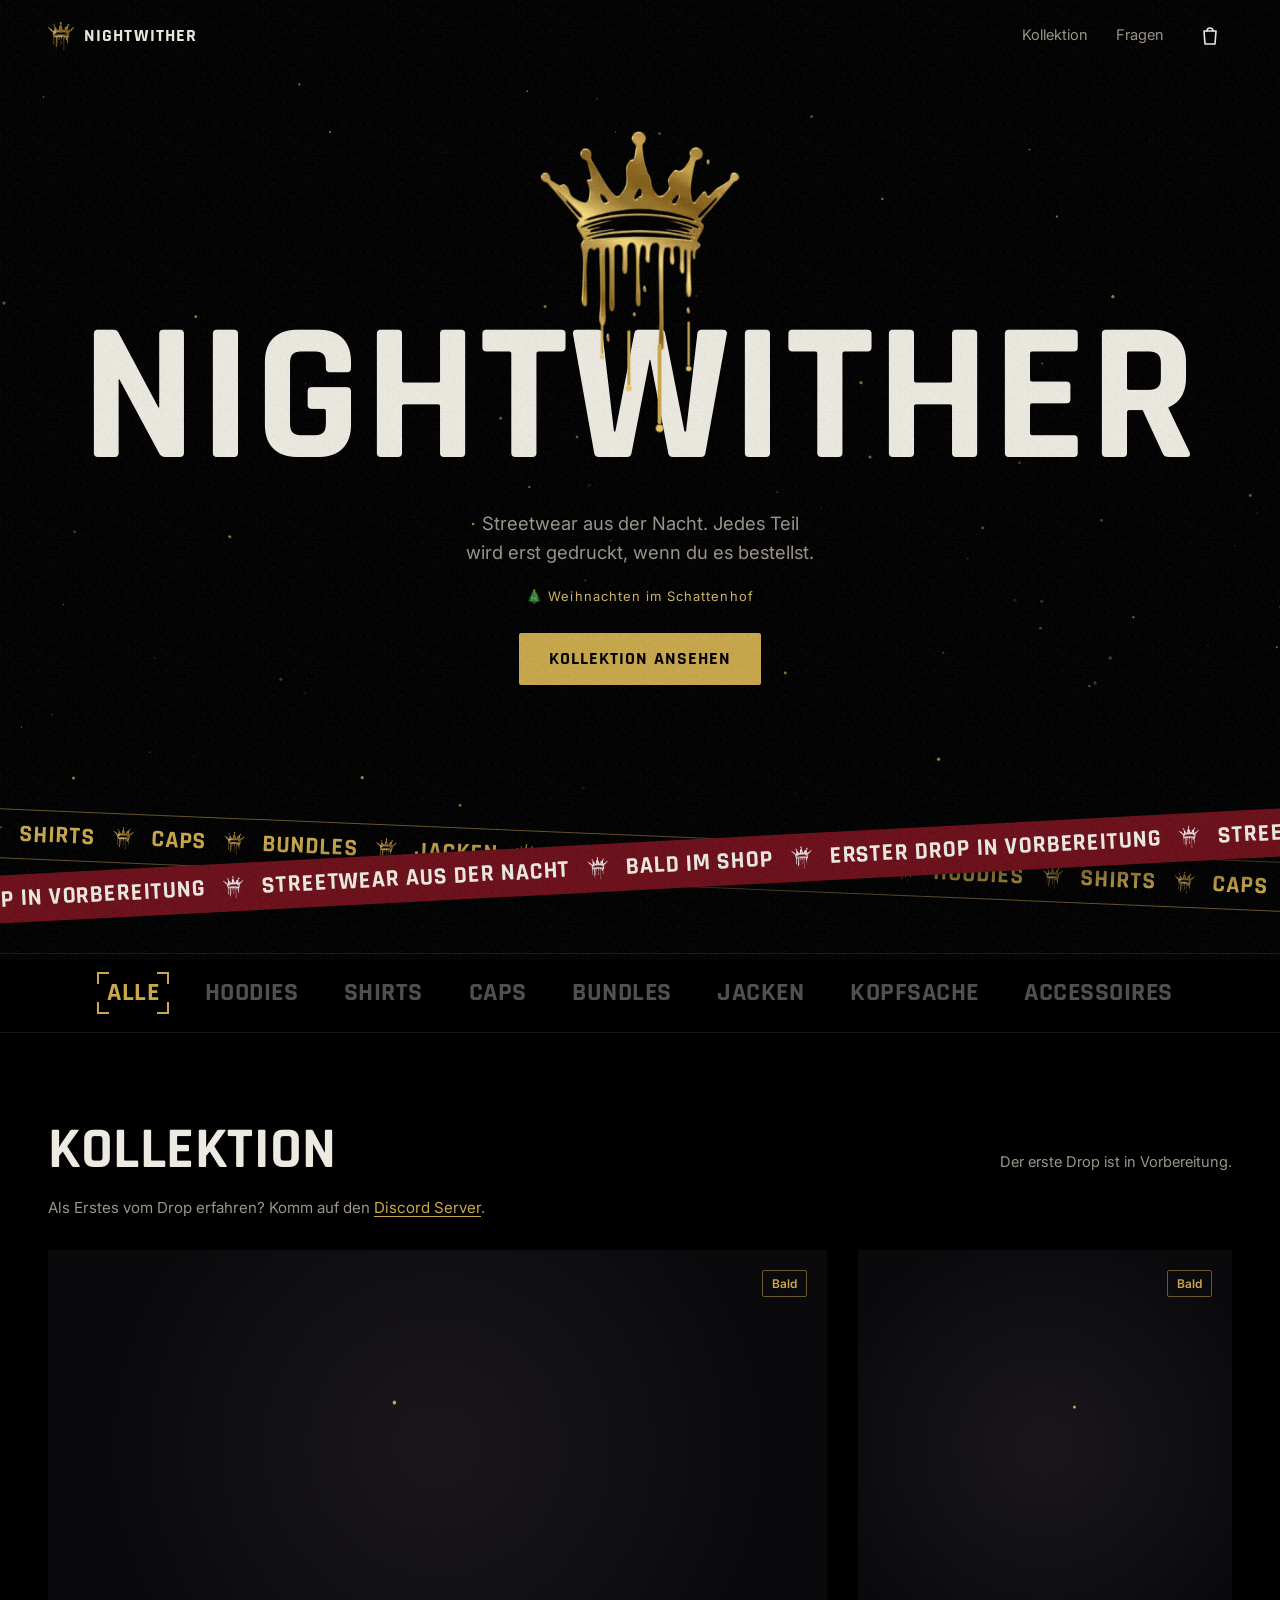
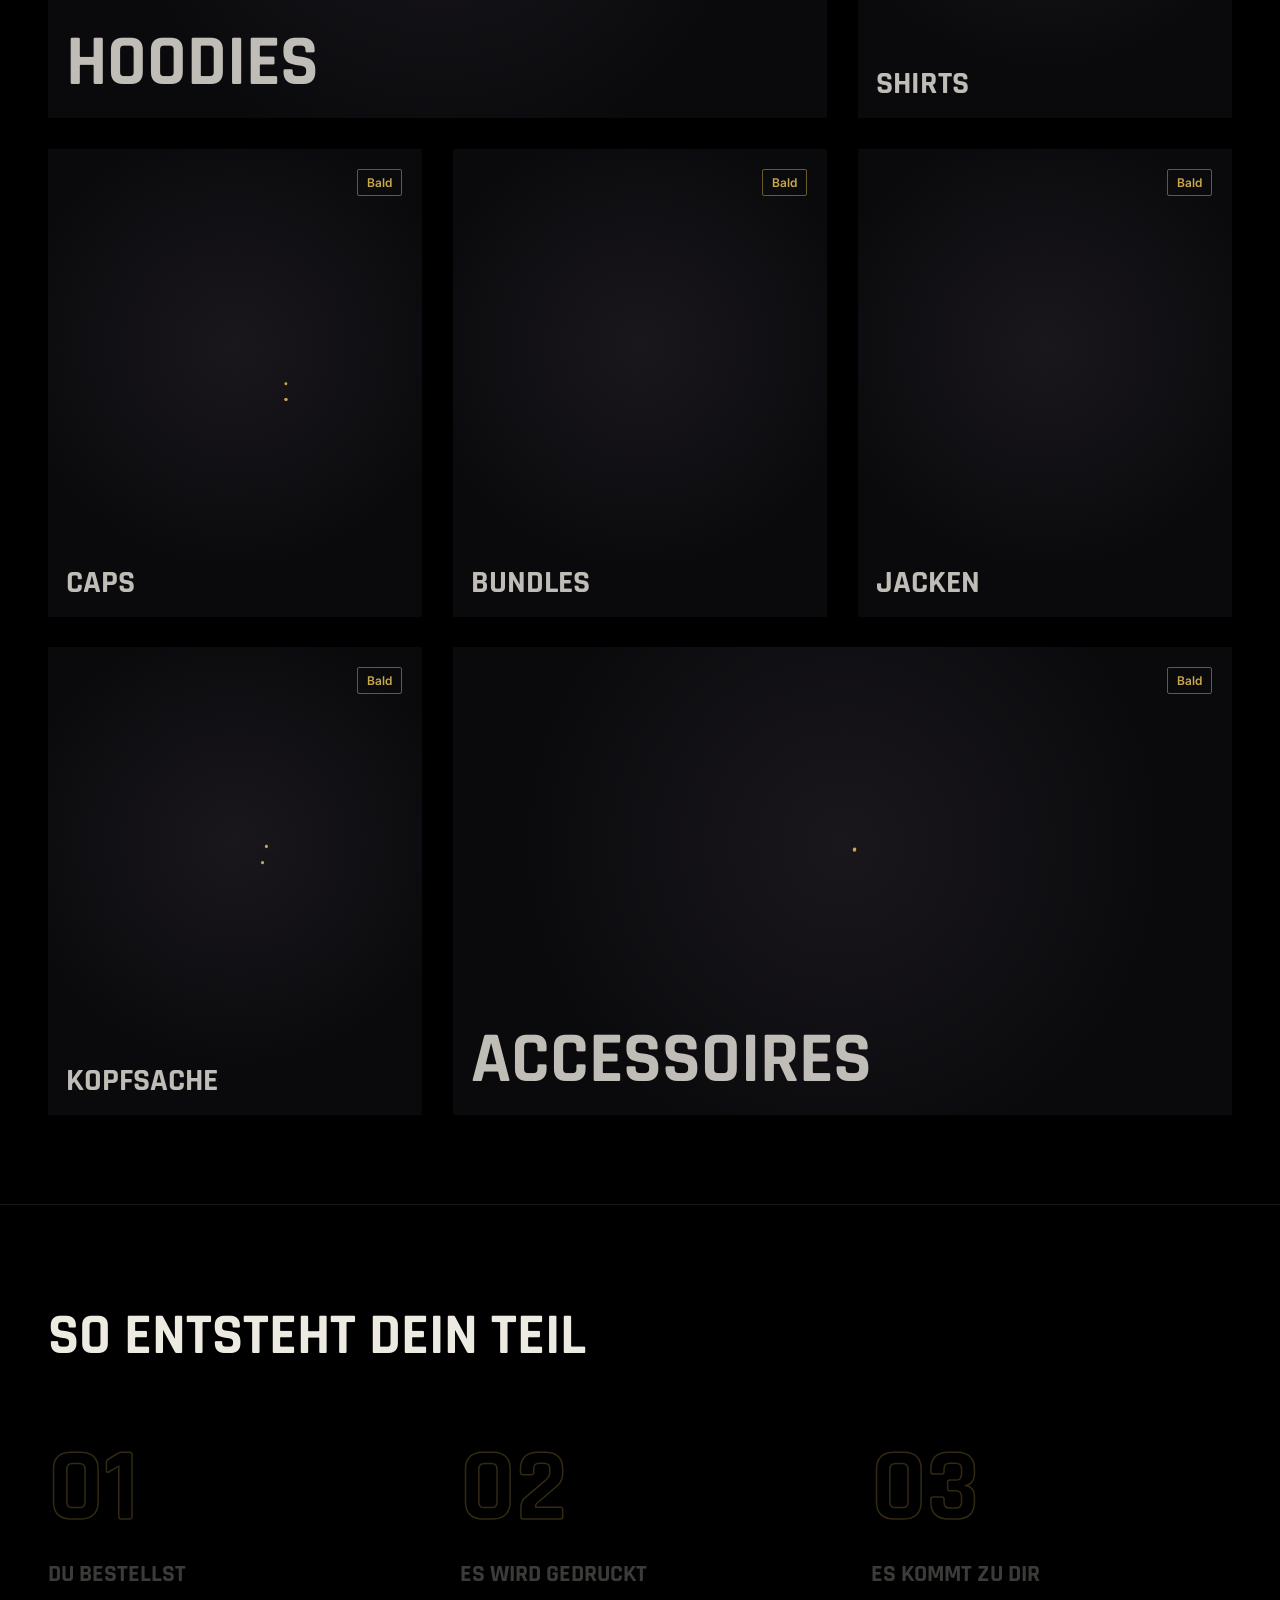
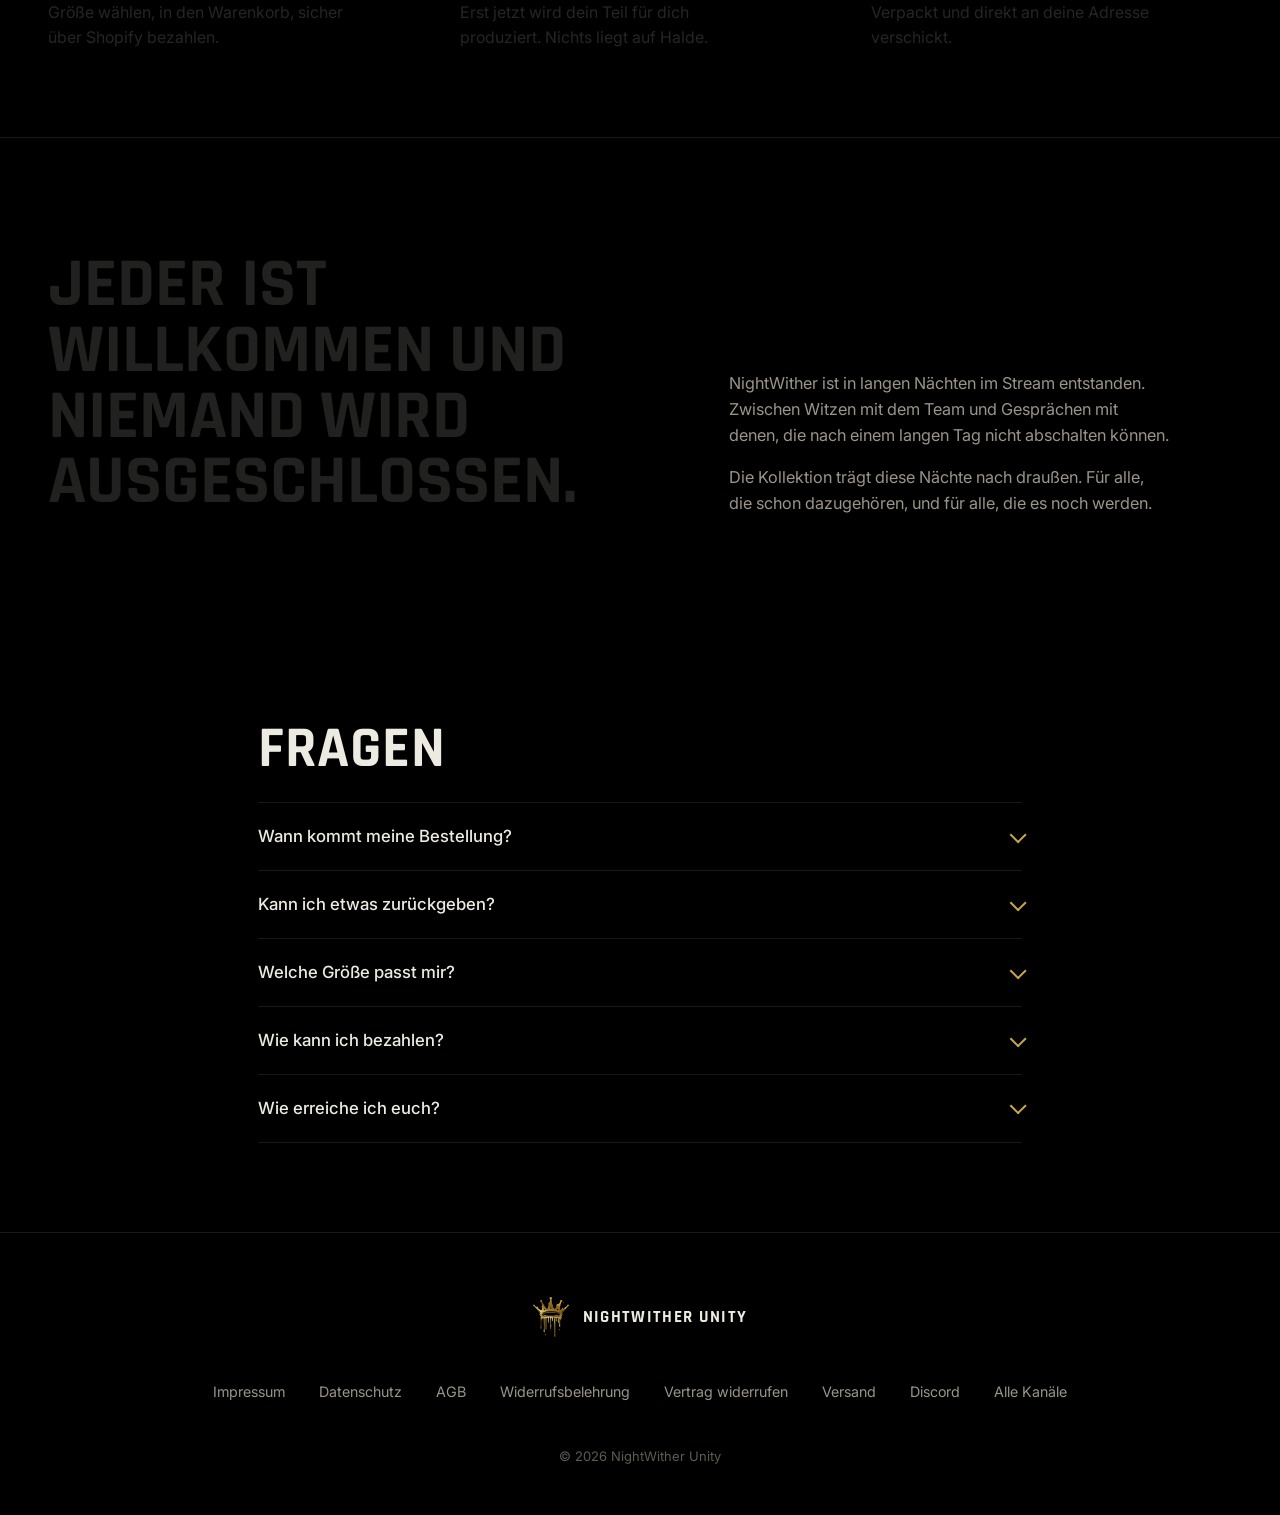
<file: index.html>
<!DOCTYPE html>
<html lang="de">
<head>
<meta charset="UTF-8">
<meta name="viewport" content="width=device-width, initial-scale=1.0">
<meta name="referrer" content="strict-origin-when-cross-origin">
<meta http-equiv="Content-Security-Policy" content="default-src 'none'; script-src 'self'; style-src 'self'; img-src 'self' https://cdn.shopify.com; font-src 'self'; connect-src https://nightwither.myshopify.com; base-uri 'none'; form-action 'none'">
<title>NightWither Shop</title>
<meta name="description" content="Streetwear von NightWither Unity: Hoodies, Shirts, Caps, Bundles, Jacken, Kopfsache und Accessoires.">
<meta property="og:title" content="NightWither Shop">
<meta property="og:description" content="Streetwear von NightWither Unity: Hoodies, Shirts, Caps, Bundles, Jacken, Kopfsache und Accessoires.">
<meta property="og:type" content="website">
<meta property="og:url" content="https://shop.nightwither.de/">
<meta property="og:image" content="https://shop.nightwither.de/og.jpg">
<meta property="og:image:width" content="1200">
<meta property="og:image:height" content="630">
<meta name="twitter:card" content="summary_large_image">
<meta name="theme-color" content="#000000">
<link rel="icon" type="image/png" sizes="32x32" href="favicon-32.png">
<link rel="icon" type="image/png" sizes="192x192" href="favicon.png">
<link rel="apple-touch-icon" href="apple-touch-icon.png">
<link rel="preload" href="fonts/rajdhani-700.woff" as="font" type="font/woff" crossorigin>
<link rel="stylesheet" href="shop.css?v=20261024a">
</head>
<body>

<canvas id="sparks" aria-hidden="true"></canvas>

<a class="skip" href="#kollektion">Zur Kollektion springen</a>

<header class="bar" id="bar">
  <a class="brand" href="#top" aria-label="NightWither Shop, nach oben">
    <img src="crown.webp" alt="" width="261" height="287">
    <span>NightWither</span>
  </a>
  <nav class="bar-nav" aria-label="Hauptnavigation">
    <a href="#kollektion">Kollektion</a>
    <a href="#fragen">Fragen</a>
  </nav>
  <button class="cart-btn" id="cartOpen" type="button" aria-label="Warenkorb öffnen">
    <svg viewBox="0 0 24 24" aria-hidden="true"><path d="M6 7h12l-1 13H7L6 7z"/><path d="M9 7a3 3 0 0 1 6 0"/></svg>
    <span class="cart-count" id="cartCount" hidden>0</span>
  </button>
</header>

<main id="top">

  <section class="hero" aria-labelledby="heroTitle">
    <div class="hero-mark">
      <img class="hero-crown" src="crown.webp" alt="Goldene Krone von NightWither" width="261" height="287" fetchpriority="high">
      <svg class="drips" viewBox="0 0 261 420" aria-hidden="true">
        <path class="drip d1" d="M156 280 V380"/><circle class="drop d1" cx="156" cy="388" r="5"/>
        <path class="drip d2" d="M116 262 V330"/><circle class="drop d2" cx="116" cy="336" r="4"/>
        <path class="drip d3" d="M194 250 V305"/><circle class="drop d3" cx="194" cy="310" r="3.5"/>
        <path class="drip d4" d="M81 244 V290"/><circle class="drop d4" cx="81" cy="295" r="3"/>
      </svg>
    </div>
    <h1 class="hero-word" id="heroTitle" aria-label="NightWither">
      <span aria-hidden="true"><i>Night</i><i>Wither</i></span>
    </h1>
    <p class="hero-line">Streetwear aus der Nacht. Jedes Teil wird erst gedruckt, wenn du es bestellst.</p>
    <a class="btn-gold" href="#kollektion">Kollektion ansehen</a>
  </section>

  <div class="tapes" aria-hidden="true">
    <div class="tape tape-back"><div class="tape-track" id="tapeBack"></div></div>
    <div class="tape tape-front"><div class="tape-track" id="tapeFront"></div></div>
  </div>

  <nav class="cats" aria-label="Kategorien">
    <div class="cats-track" id="cats" role="list"></div>
  </nav>

  <section class="collection" id="kollektion" aria-labelledby="collTitle">
    <div class="coll-head">
      <h2 id="collTitle">Kollektion</h2>
      <p class="coll-meta" id="collMeta" aria-live="polite"></p>
    </div>
    <p class="coll-discord" id="collDiscord" hidden>Als Erstes vom Drop erfahren? Komm auf den <a href="https://discord.nightwither.de" target="_blank" rel="noopener noreferrer">Discord Server</a>.</p>
    <div class="grid" id="grid"></div>
  </section>

  <section class="steps" aria-labelledby="stepsTitle">
    <h2 id="stepsTitle">So entsteht dein Teil</h2>
    <ol class="steps-list">
      <li><span class="step-no" aria-hidden="true">01</span><h3>Du bestellst</h3><p>Größe wählen, in den Warenkorb, sicher über Shopify bezahlen.</p></li>
      <li><span class="step-no" aria-hidden="true">02</span><h3>Es wird gedruckt</h3><p>Erst jetzt wird dein Teil für dich produziert. Nichts liegt auf Halde.</p></li>
      <li><span class="step-no" aria-hidden="true">03</span><h3>Es kommt zu dir</h3><p>Verpackt und direkt an deine Adresse verschickt.</p></li>
    </ol>
  </section>

  <section class="drop" id="drop" hidden aria-labelledby="dropTitle">
    <h2 id="dropTitle"></h2>
    <div class="clock" id="clock" role="timer" aria-live="off">
      <div><b id="cDays">00</b><span>Tage</span></div>
      <div><b id="cHours">00</b><span>Stunden</span></div>
      <div><b id="cMins">00</b><span>Minuten</span></div>
      <div><b id="cSecs">00</b><span>Sekunden</span></div>
    </div>
  </section>

  <section class="story" aria-labelledby="storyTitle">
    <blockquote class="story-quote">
      <p id="storyTitle">Jeder ist willkommen und niemand wird ausgeschlossen.</p>
    </blockquote>
    <div class="story-text">
      <p>NightWither ist in langen Nächten im Stream entstanden. Zwischen Witzen mit dem Team und Gesprächen mit denen, die nach einem langen Tag nicht abschalten können.</p>
      <p>Die Kollektion trägt diese Nächte nach draußen. Für alle, die schon dazugehören, und für alle, die es noch werden.</p>
    </div>
  </section>

  <section class="faq" id="fragen" aria-labelledby="faqTitle">
    <h2 id="faqTitle">Fragen</h2>
    <details>
      <summary>Wann kommt meine Bestellung?</summary>
      <p>Jedes Teil wird nach deiner Bestellung für dich gedruckt und dann verschickt. Produktion und Versand dauern zusammen meist einige Werktage. Die aktuellen Zeiten und Kosten findest du in den <a data-policy="shipping" href="#">Versandinfos</a>.</p>
    </details>
    <details>
      <summary>Kann ich etwas zurückgeben?</summary>
      <p>Ja. Du hast 14 Tage Widerrufsrecht ab Erhalt der Ware. Wie das genau abläuft, steht in der <a data-policy="refund" href="#">Widerrufsbelehrung</a>. Widerrufen kannst du ganz einfach online über <a href="widerruf.html">„Vertrag widerrufen“</a>.</p>
    </details>
    <details>
      <summary>Welche Größe passt mir?</summary>
      <p>In der Beschreibung jedes Produkts findest du die Maße. Wenn du zwischen zwei Größen liegst, nimm bei Hoodies eher die größere.</p>
    </details>
    <details>
      <summary>Wie kann ich bezahlen?</summary>
      <p>Du bezahlst im sicheren Checkout von Shopify. Welche Zahlungsarten verfügbar sind, siehst du dort vor dem Abschluss.</p>
    </details>
    <details>
      <summary>Wie erreiche ich euch?</summary>
      <p>Über unseren <a href="https://discord.nightwither.de" target="_blank" rel="noopener noreferrer">Discord Server</a>. Schreib uns dort im Bereich Schatten Support, dann kümmern wir uns um dein Anliegen. Oder per E Mail an <a href="mailto:nwu.business@nightwither.de">nwu.business@nightwither.de</a>.</p>
    </details>
  </section>

</main>

<footer class="foot">
  <div class="foot-brand">
    <img src="crown.webp" alt="" width="261" height="287">
    <p>NightWither Unity</p>
  </div>
  <nav class="foot-links" aria-label="Rechtliches und Links">
    <a href="https://impressum.nightwither.de">Impressum</a>
    <a href="https://datenschutz.nightwither.de">Datenschutz</a>
    <a data-policy="terms" href="#">AGB</a>
    <a data-policy="refund" href="#">Widerrufsbelehrung</a>
    <a href="widerruf.html">Vertrag widerrufen</a>
    <a data-policy="shipping" href="#">Versand</a>
    <a href="https://discord.nightwither.de" target="_blank" rel="noopener noreferrer">Discord</a>
    <a href="https://nightwither.de">Alle Kanäle</a>
  </nav>
  <p class="foot-copy">© 2026 NightWither Unity</p>
</footer>

<!-- Produktansicht -->
<div class="scrim" id="scrim" hidden></div>
<div class="sheet" id="product" role="dialog" aria-modal="true" aria-labelledby="pTitle" hidden>
  <button class="x" type="button" data-close aria-label="Schließen">
    <svg viewBox="0 0 24 24" aria-hidden="true"><path d="M6 6l12 12M18 6L6 18"/></svg>
  </button>
  <div class="p-media">
    <div class="p-main" id="pMain">
      <img id="pImg" alt="">
      <span class="p-zoom-hint" id="pZoomHint" aria-hidden="true">
        <svg viewBox="0 0 24 24"><circle cx="10" cy="10" r="6"/><path d="M15 15L21 21"/><path d="M10 7v6M7 10h6"/></svg>
      </span>
    </div>
    <div class="p-thumbs" id="pThumbs"></div>
  </div>
  <div class="p-body">
    <p class="p-type" id="pType"></p>
    <h2 id="pTitle"></h2>
    <p class="p-price"><span id="pPrice"></span> <s id="pCompare"></s></p>
    <p class="p-tax" id="pTax"></p>
    <div id="pOptions"></div>
    <button class="btn-gold wide" id="pAdd" type="button">In den Warenkorb</button>
    <p class="p-msg" id="pMsg" role="status"></p>
    <div class="p-desc" id="pDesc"></div>
    <div class="p-related" id="pRelated" hidden>
      <p class="p-related-label">Passt auch dazu</p>
      <div class="p-related-list" id="pRelatedList"></div>
    </div>
  </div>
</div>

<!-- Warenkorb -->
<aside class="drawer" id="cart" role="dialog" aria-modal="true" aria-labelledby="cartTitle" hidden>
  <div class="drawer-head">
    <h2 id="cartTitle">Warenkorb</h2>
    <button class="x" type="button" data-close aria-label="Warenkorb schließen">
      <svg viewBox="0 0 24 24" aria-hidden="true"><path d="M6 6l12 12M18 6L6 18"/></svg>
    </button>
  </div>
  <div class="drawer-lines" id="cartLines"></div>
  <div class="drawer-foot" id="cartFoot" hidden>
    <p class="sum"><span>Zwischensumme</span><b id="cartSum"></b></p>
    <p class="p-tax" id="cartTax"></p>
    <a class="btn-gold wide" id="checkout" href="#">Zur Kasse</a>
  </div>
</aside>

<div class="toast" id="toast" role="status" aria-live="polite"></div>

<script src="saison-text.js?v=20261024a"></script>
<script src="shop.js?v=20261003a"></script>
</body>
</html>
</file>
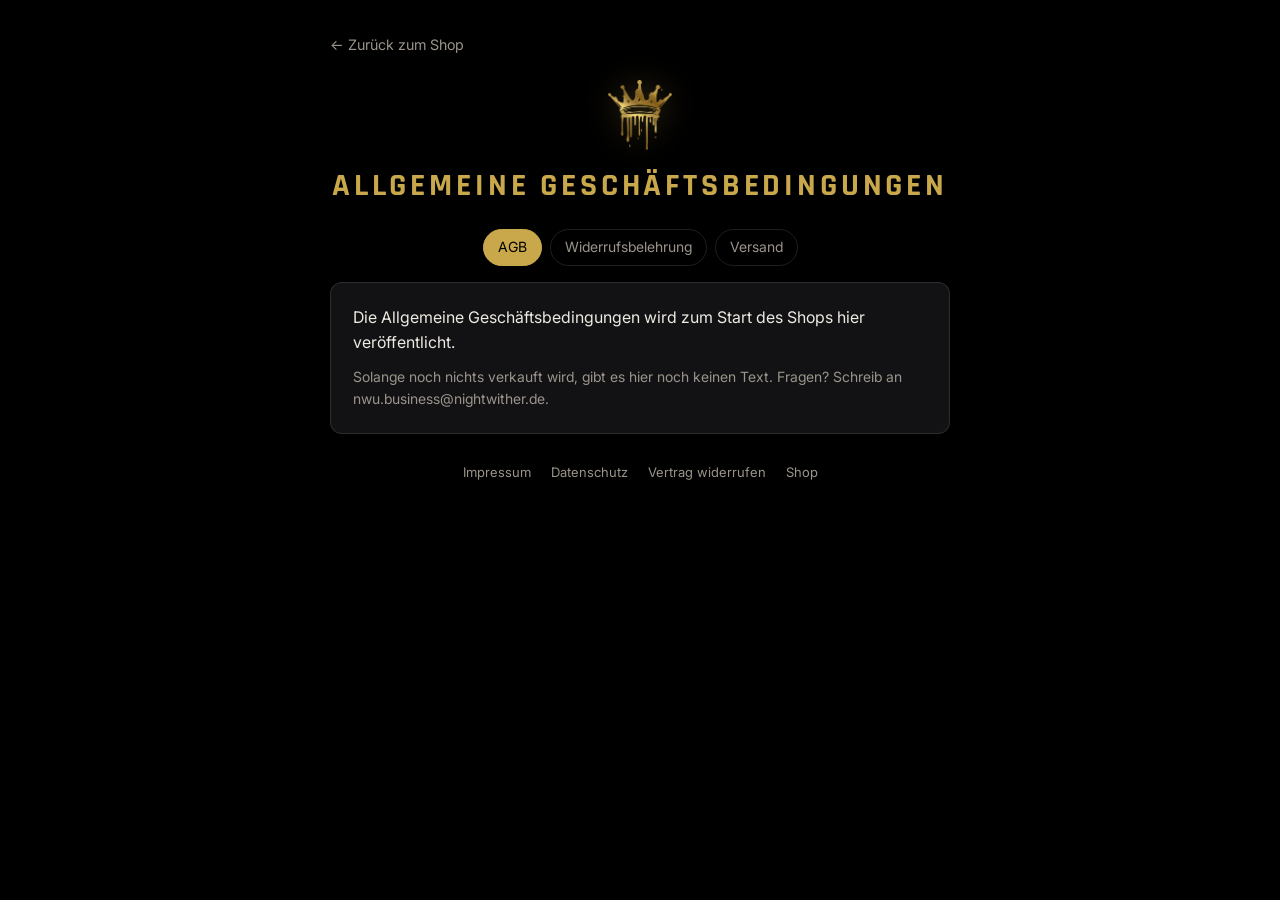
<file: rechtstexte.html>
<!DOCTYPE html>
<html lang="de">
<head>
<meta charset="UTF-8">
<meta name="viewport" content="width=device-width, initial-scale=1.0">
<meta name="referrer" content="strict-origin-when-cross-origin">
<meta http-equiv="Content-Security-Policy" content="default-src 'none'; script-src 'self'; style-src 'self'; img-src 'self'; font-src 'self'; connect-src https://nightwither.myshopify.com; base-uri 'none'; form-action 'none'">
<title>Rechtstexte · NightWither Shop</title>
<meta name="description" content="AGB, Widerrufsbelehrung und Versandbedingungen des NightWither Shops.">
<meta name="theme-color" content="#000000">
<link rel="icon" type="image/png" sizes="32x32" href="favicon-32.png">
<link rel="icon" type="image/png" sizes="192x192" href="favicon.png">
<link rel="apple-touch-icon" href="apple-touch-icon.png">
<link rel="stylesheet" href="widerruf.css?v=20261003a">
</head>
<body>
<main class="wr">
  <a class="zurueck" href="./">← Zurück zum Shop</a>
  <img class="krone" src="crown.webp" alt="" width="261" height="287">
  <h1 id="titel">Rechtstexte</h1>
  <nav class="reiter" aria-label="Rechtstexte">
    <a href="?t=agb" data-t="agb">AGB</a>
    <a href="?t=widerruf" data-t="widerruf">Widerrufsbelehrung</a>
    <a href="?t=versand" data-t="versand">Versand</a>
  </nav>
  <section class="karte" id="inhalt" aria-live="polite"><p class="leise">Wird geladen …</p></section>
  <p class="leise mitte" id="widerruflink" hidden>Du möchtest widerrufen? Das geht online: <a href="widerruf.html">Vertrag widerrufen</a></p>
  <footer class="fuss">
    <a href="https://impressum.nightwither.de">Impressum</a>
    <a href="https://datenschutz.nightwither.de">Datenschutz</a>
    <a href="widerruf.html">Vertrag widerrufen</a>
    <a href="./">Shop</a>
  </footer>
</main>
<script src="rechtstexte.js?v=20261003a"></script>
</body>
</html>
</file>
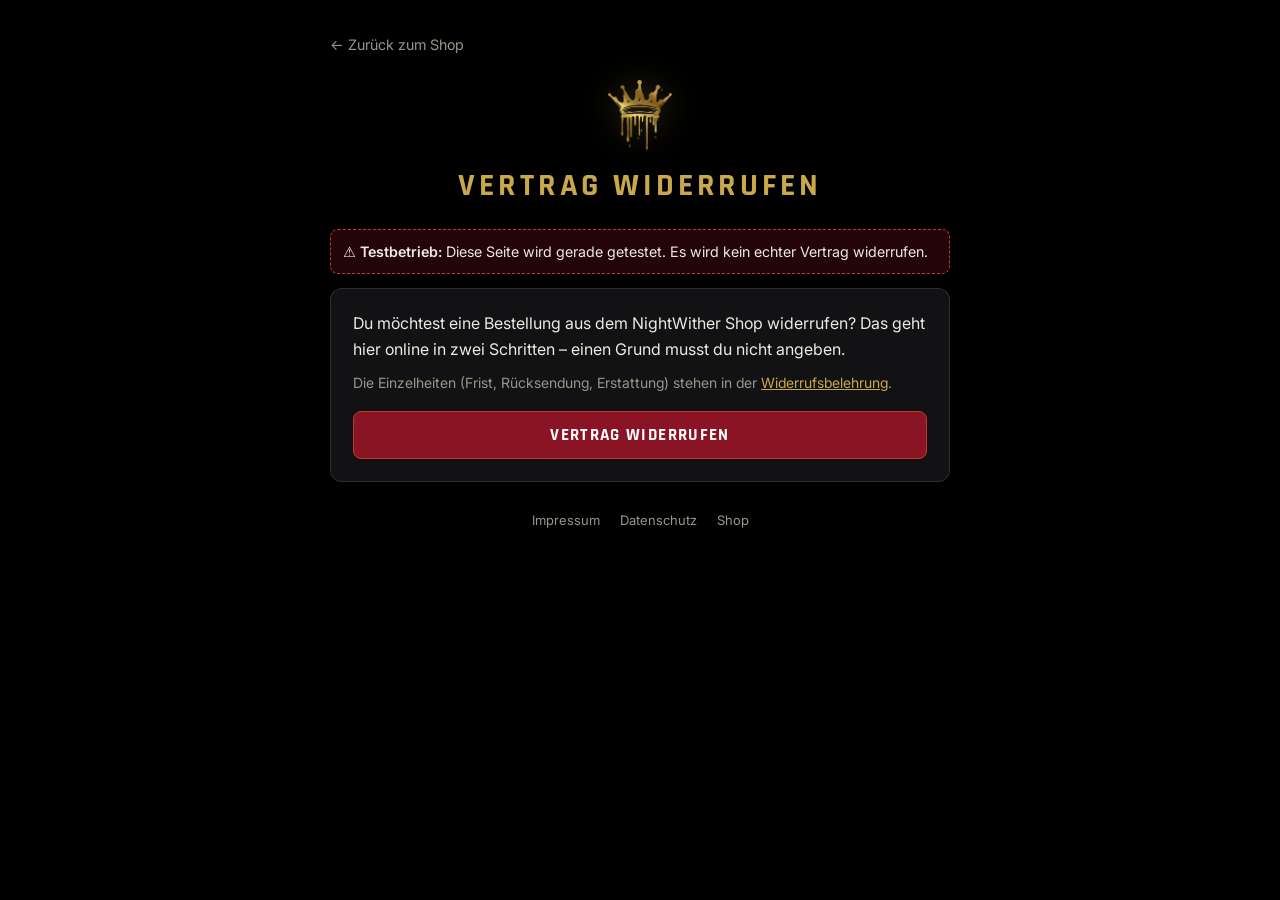
<file: widerruf.html>
<!DOCTYPE html>
<html lang="de">
<head>
<meta charset="UTF-8">
<meta name="viewport" content="width=device-width, initial-scale=1.0">
<meta name="referrer" content="strict-origin-when-cross-origin">
<meta name="robots" content="noindex">
<meta http-equiv="Content-Security-Policy" content="default-src 'none'; script-src 'self'; style-src 'self'; img-src 'self'; font-src 'self'; connect-src https://nwu-anmeldung.nwu-brand.workers.dev; base-uri 'none'; form-action 'none'">
<title>Vertrag widerrufen · NightWither Shop</title>
<meta name="description" content="Widerruf deiner Bestellung im NightWither Shop – online in zwei Schritten.">
<meta name="theme-color" content="#000000">
<link rel="icon" type="image/png" sizes="32x32" href="favicon-32.png">
<link rel="icon" type="image/png" sizes="192x192" href="favicon.png">
<link rel="apple-touch-icon" href="apple-touch-icon.png">
<link rel="stylesheet" href="widerruf.css?v=20261003a">
</head>
<body>
<main class="wr">
  <a class="zurueck" href="./">← Zurück zum Shop</a>
  <img class="krone" src="crown.webp" alt="" width="261" height="287">
  <h1>Vertrag widerrufen</h1>
  <p id="testhinweis" class="test" hidden>⚠️ <strong>Testbetrieb:</strong> Diese Seite wird gerade getestet. Es wird kein echter Vertrag widerrufen.</p>

  <!-- Schritt 1: Widerrufsbutton -->
  <section id="s1" class="karte">
    <p>Du möchtest eine Bestellung aus dem NightWither Shop widerrufen? Das geht hier online in zwei Schritten – einen Grund musst du nicht angeben.</p>
    <p class="leise">Die Einzelheiten (Frist, Rücksendung, Erstattung) stehen in der <a id="belehrung" href="rechtstexte.html?t=widerruf">Widerrufsbelehrung</a>.</p>
    <button type="button" class="knopf rot" id="start">Vertrag widerrufen</button>
  </section>

  <!-- Schritt 2: Angaben -->
  <section id="s2" class="karte" hidden>
    <h2>1. Deine Angaben</h2>
    <form id="formular" novalidate>
      <label>Name <span>*</span><input id="name" name="name" autocomplete="name" maxlength="80" required></label>
      <label>E-Mail-Adresse <span>*</span><small>Hierhin schicken wir die Eingangsbestätigung.</small><input id="email" name="email" type="email" autocomplete="email" maxlength="120" required></label>
      <label>Bestellnummer <span>*</span><small>Steht in deiner Bestellbestätigung, z. B. #1001.</small><input id="bestellung" name="bestellung" maxlength="40" required></label>
      <label>Welche Artikel? <em>(optional)</em><small>Leer lassen = die ganze Bestellung.</small><textarea id="artikel" name="artikel" rows="2" maxlength="500"></textarea></label>
      <label>Nachricht <em>(optional)</em><textarea id="nachricht" name="nachricht" rows="3" maxlength="1000"></textarea></label>
      <label class="honig" aria-hidden="true">Webseite<input id="website" name="website" tabindex="-1" autocomplete="off"></label>
      <p class="fehler" id="fehler2" role="alert" hidden></p>
      <div class="reihe"><button type="button" class="knopf leer" id="abbruch2">Abbrechen</button><button type="submit" class="knopf gold">Weiter zur Bestätigung</button></div>
    </form>
  </section>

  <!-- Schritt 3: Bestätigen -->
  <section id="s3" class="karte" hidden>
    <h2>2. Widerruf bestätigen</h2>
    <dl id="zusammenfassung"></dl>
    <p class="leise">Mit dem Klick auf „Widerruf bestätigen“ widerrufst du den oben genannten Vertrag. Deine Angaben werden zur Bearbeitung des Widerrufs verarbeitet – mehr dazu in der <a href="https://datenschutz.nightwither.de">Datenschutzerklärung</a>.</p>
    <p class="fehler" id="fehler3" role="alert" hidden></p>
    <div class="reihe"><button type="button" class="knopf leer" id="zurueck3">Angaben ändern</button><button type="button" class="knopf rot" id="bestaetigen">Widerruf bestätigen</button></div>
  </section>

  <!-- Schritt 4: Eingang -->
  <section id="s4" class="karte" hidden>
    <h2>✅ Dein Widerruf ist eingegangen</h2>
    <dl id="eingang"></dl>
    <p>Eine <strong>Eingangsbestätigung per E-Mail</strong> ist unterwegs an <strong id="mailziel"></strong>. Schau bitte auch im Spam-Ordner nach.</p>
    <p class="leise">Tipp: Mach dir einen Screenshot dieser Seite. Fragen? Schreib an <a href="mailto:nwu.business@nightwither.de">nwu.business@nightwither.de</a> – bitte mit der Vorgangsnummer.</p>
  </section>

  <footer class="fuss">
    <a href="https://impressum.nightwither.de">Impressum</a>
    <a href="https://datenschutz.nightwither.de">Datenschutz</a>
    <a href="./">Shop</a>
  </footer>
</main>
<script src="widerruf.js?v=20261001a"></script>
</body>
</html>
</file>
<file: shop.css>
/* NightWither Shop */

@font-face { font-family: 'Rajdhani'; font-weight: 500; font-style: normal; font-display: swap; src: url('fonts/rajdhani-500.woff') format('woff'); }
@font-face { font-family: 'Rajdhani'; font-weight: 700; font-style: normal; font-display: swap; src: url('fonts/rajdhani-700.woff') format('woff'); }
@font-face { font-family: 'Inter'; font-weight: 400; font-style: normal; font-display: swap; src: url('fonts/inter-400.woff') format('woff'); }
@font-face { font-family: 'Inter'; font-weight: 500; font-style: normal; font-display: swap; src: url('fonts/inter-500.woff') format('woff'); }
@font-face { font-family: 'Inter'; font-weight: 600; font-style: normal; font-display: swap; src: url('fonts/inter-600.woff') format('woff'); }

:root {
  --black: #000000;
  --night: #0a0a0d;
  --panel: #121215;
  --gold: #c9a84c;
  --gold-hi: #e8c96d;
  --blood: #6b0f1a;
  --bone: #edeae2;
  --ash: #9a948a;
  --line: rgba(237, 234, 226, 0.1);
  --display: 'Rajdhani', 'Arial Narrow', sans-serif;
  --text: 'Inter', system-ui, -apple-system, 'Segoe UI', Roboto, sans-serif;
  --pad: clamp(18px, 4vw, 48px);
  --ease: cubic-bezier(0.22, 1, 0.36, 1);
}

*, *::before, *::after { box-sizing: border-box; margin: 0; padding: 0; }
html { scroll-behavior: smooth; scroll-padding-top: 80px; }
body {
  background: var(--black);
  color: var(--bone);
  font-family: var(--text);
  font-size: 16px;
  line-height: 1.6;
  -webkit-font-smoothing: antialiased;
  -moz-osx-font-smoothing: grayscale;
  overflow-x: hidden;
}
body.locked { overflow: hidden; }
img { display: block; max-width: 100%; }
a { color: inherit; }
button { font: inherit; color: inherit; background: none; border: 0; cursor: pointer; }
[hidden] { display: none !important; }
:focus-visible { outline: 2px solid var(--gold); outline-offset: 3px; }

#sparks { position: fixed; inset: 0; width: 100%; height: 100%; pointer-events: none; z-index: 0; }
main, .foot, .bar { position: relative; z-index: 1; }

.skip { position: absolute; left: -9999px; top: 8px; z-index: 100; background: var(--gold); color: var(--black); padding: 8px 14px; font-weight: 600; }
.skip:focus { left: 8px; }

/* ---------- Leiste ---------- */
.bar {
  position: sticky; top: 0; z-index: 40;
  display: flex; align-items: center; gap: 24px;
  padding: 14px var(--pad);
  background: rgba(0, 0, 0, 0.72);
  backdrop-filter: blur(12px);
  -webkit-backdrop-filter: blur(12px);
  border-bottom: 1px solid transparent;
  transition: border-color 0.3s;
}
.bar.scrolled { border-bottom-color: var(--line); }
.brand { display: flex; align-items: center; gap: 10px; text-decoration: none; margin-right: auto; }
.brand img { width: 26px; height: auto; }
.brand span { font-family: var(--display); font-weight: 700; font-size: 1.15rem; letter-spacing: 0.06em; text-transform: uppercase; }
.bar-nav { display: flex; gap: 28px; }
.bar-nav a { text-decoration: none; font-size: 0.92rem; color: var(--ash); transition: color 0.2s; }
.bar-nav a:hover { color: var(--bone); }
.cart-btn { position: relative; width: 44px; height: 44px; display: grid; place-items: center; }
.cart-btn svg { width: 24px; height: 24px; fill: none; stroke: var(--bone); stroke-width: 1.6; stroke-linejoin: round; stroke-linecap: round; }
.cart-count {
  position: absolute; top: 4px; right: 2px; min-width: 18px; height: 18px; padding: 0 5px;
  border-radius: 9px; background: var(--gold); color: var(--black);
  font-size: 11px; font-weight: 600; line-height: 18px; text-align: center;
}
.cart-count.bump { animation: bump 0.4s var(--ease); }
@keyframes bump { 40% { transform: scale(1.35); } }

/* ---------- Hero ---------- */
.hero {
  min-height: calc(100svh - 72px);
  display: flex; flex-direction: column; align-items: center; justify-content: center;
  text-align: center;
  padding: 24px var(--pad) 72px;
}
.hero-mark { position: relative; width: clamp(130px, 18vw, 200px); margin-bottom: -2.6vw; z-index: 2; }
.hero-crown { width: 100%; height: auto; }
.drips { position: absolute; left: 0; top: 0; width: 100%; height: auto; overflow: visible; pointer-events: none; }
.drip { stroke: var(--gold); stroke-width: 5; stroke-linecap: round; fill: none; }
.d2.drip { stroke-width: 4; }
.d3.drip, .d4.drip { stroke-width: 3; }
.drop { fill: var(--gold-hi); }

.hero-word {
  font-family: var(--display);
  font-weight: 700;
  font-size: clamp(3.4rem, 15.5vw, 14rem);
  line-height: 0.82;
  letter-spacing: 0.01em;
  text-transform: uppercase;
  color: var(--bone);
  position: relative; z-index: 1;
}
.hero-word span { display: block; }
.hero-word i { font-style: normal; }
.hero-line { max-width: 34ch; margin: 28px auto 32px; color: var(--ash); font-size: clamp(1rem, 1.6vw, 1.15rem); text-wrap: balance; }
/* 🎃 Saison-Zeile (saison-text.js, 24.10.2026): nur ein kleiner Text unter dem Hero-Satz */
.saison-zeile { margin: -14px auto 26px; color: var(--gold-hi); font-size: 0.82rem; letter-spacing: 0.08em; opacity: 0.9; }

.btn-gold {
  display: inline-flex; align-items: center; justify-content: center;
  min-height: 52px; padding: 0 30px;
  background: var(--gold); color: var(--black);
  font-family: var(--display); font-weight: 700; font-size: 1.1rem; letter-spacing: 0.06em;
  text-transform: uppercase; text-decoration: none;
  border-radius: 2px;
  transition: background 0.2s, transform 0.2s var(--ease);
}
.btn-gold:hover { background: var(--gold-hi); }
.btn-gold:active { transform: scale(0.98); }
.btn-gold.wide { width: 100%; }
.btn-gold[disabled], .btn-gold.off { background: #3a3629; color: #8a8270; cursor: not-allowed; }

/* Ladeablauf: Krone, dann Tropfen, dann Schriftzug */
.intro .hero-crown { animation: crownIn 0.9s var(--ease) both; }
.intro .hero-word span { animation: wordUp 1.1s var(--ease) 0.25s both; }
.intro .hero-line { animation: fadeIn 0.8s ease 1s both; }
.intro .hero .btn-gold { animation: fadeIn 0.8s ease 1.15s both; }
.intro .drip { stroke-dasharray: 140; stroke-dashoffset: 140; animation: run 1.6s var(--ease) forwards; }
.intro .drop { opacity: 0; transform-box: fill-box; transform-origin: center; animation: dropIn 0.5s var(--ease) forwards; }
.intro .d1.drip { animation-delay: 0.7s; } .intro .d1.drop { animation-delay: 1.9s; }
.intro .d2.drip { animation-delay: 0.95s; } .intro .d2.drop { animation-delay: 2.05s; }
.intro .d3.drip { animation-delay: 1.15s; } .intro .d3.drop { animation-delay: 2.1s; }
.intro .d4.drip { animation-delay: 1.3s; } .intro .d4.drop { animation-delay: 2.2s; }
@keyframes crownIn { from { opacity: 0; transform: translateY(-24px); } to { opacity: 1; transform: none; } }
@keyframes wordUp { from { clip-path: inset(0 0 100% 0); transform: translateY(0.25em); } to { clip-path: inset(0 0 0 0); transform: none; } }
@keyframes fadeIn { from { opacity: 0; } to { opacity: 1; } }
@keyframes run { to { stroke-dashoffset: 0; } }
@keyframes dropIn { from { opacity: 0; transform: scale(0.2); } to { opacity: 1; transform: none; } }

/* ---------- Kategorien ---------- */
.cats { border-top: 1px solid var(--line); border-bottom: 1px solid var(--line); background: rgba(0,0,0,0.6); }
.cats-track {
  display: flex; gap: clamp(8px, 2vw, 30px);
  padding: 18px var(--pad);
  overflow-x: auto; scrollbar-width: none;
  scroll-snap-type: x proximity;
  scroll-padding-inline: var(--pad);
}
.cats-track > :first-child { margin-left: auto; }
.cats-track > :last-child { margin-right: auto; }
.cats-track::-webkit-scrollbar { display: none; }
.cat {
  position: relative; flex: none; scroll-snap-align: start;
  display: flex; align-items: flex-start; gap: 6px;
  font-family: var(--display); font-weight: 700;
  font-size: clamp(1.4rem, 2vw, 1.85rem); line-height: 1;
  text-transform: uppercase; letter-spacing: 0.02em;
  color: rgba(237, 234, 226, 0.34);
  padding: 8px 10px;
  transition: color 0.25s;
}
.cat sup { font-family: var(--text); font-weight: 500; font-size: 0.72rem; letter-spacing: 0; color: var(--ash); margin-top: 2px; }
.cat:hover { color: rgba(237, 234, 226, 0.75); }
.cat[aria-pressed="true"] { color: var(--gold); }

/* Goldene Eckwinkel, das Markenzeichen */
.cat::after, .card-media::after, .p-main::after {
  content: ''; position: absolute; inset: 0; pointer-events: none;
  --c: var(--gold); --l: 12px; --w: 2px;
  background:
    linear-gradient(var(--c), var(--c)) top left / var(--l) var(--w) no-repeat,
    linear-gradient(var(--c), var(--c)) top left / var(--w) var(--l) no-repeat,
    linear-gradient(var(--c), var(--c)) top right / var(--l) var(--w) no-repeat,
    linear-gradient(var(--c), var(--c)) top right / var(--w) var(--l) no-repeat,
    linear-gradient(var(--c), var(--c)) bottom left / var(--l) var(--w) no-repeat,
    linear-gradient(var(--c), var(--c)) bottom left / var(--w) var(--l) no-repeat,
    linear-gradient(var(--c), var(--c)) bottom right / var(--l) var(--w) no-repeat,
    linear-gradient(var(--c), var(--c)) bottom right / var(--w) var(--l) no-repeat;
  opacity: 0; transform: scale(1.08);
  transition: opacity 0.25s, transform 0.35s var(--ease);
}
.cat[aria-pressed="true"]::after { opacity: 1; transform: none; }

/* ---------- Kollektion ---------- */
.collection { padding: clamp(48px, 7vw, 96px) var(--pad); max-width: 1320px; margin: 0 auto; }
.coll-head { display: flex; align-items: baseline; justify-content: space-between; gap: 16px; margin-bottom: 28px; }
.coll-head h2, .faq h2 {
  font-family: var(--display); font-weight: 700; text-transform: uppercase;
  font-size: clamp(2.2rem, 5vw, 3.6rem); line-height: 1; letter-spacing: 0.01em;
}
.coll-meta { color: var(--ash); font-size: 0.92rem; }
.coll-discord { color: var(--ash); font-size: 0.95rem; margin: -12px 0 30px; }
.coll-discord a { color: var(--gold); text-decoration: underline; text-underline-offset: 3px; }

.grid { display: grid; grid-template-columns: repeat(3, 1fr); gap: clamp(14px, 2.4vw, 32px); }
.card { text-align: left; display: flex; flex-direction: column; gap: 14px; width: 100%; }
.card-media { position: relative; aspect-ratio: 4 / 5; background: var(--night); overflow: hidden; }
.card-media::after { --l: 22px; inset: 10px; transform: scale(1.04); }
.card-media img { width: 100%; height: 100%; object-fit: cover; transition: transform 0.7s var(--ease), opacity 0.4s; }
.card-media img.alt { position: absolute; inset: 0; opacity: 0; }
.card:hover .card-media::after, .card:focus-visible .card-media::after { opacity: 1; transform: none; }
.card:hover .card-media img { transform: scale(1.04); }
.card:hover .card-media img.alt { opacity: 1; }
.card:focus-visible { outline: none; }
.card:focus-visible .card-media { outline: 2px solid var(--gold); outline-offset: 3px; }
.card-info { display: flex; justify-content: space-between; align-items: baseline; gap: 12px; }
.card-title { font-weight: 500; font-size: 1rem; line-height: 1.35; }
.card-type { color: var(--ash); font-size: 0.85rem; margin-top: 2px; }
.card-price { font-family: var(--display); font-weight: 700; font-size: 1.2rem; color: var(--gold); white-space: nowrap; }
.card-price s { color: var(--ash); font-weight: 500; font-size: 0.95rem; margin-right: 6px; }
.tag {
  position: absolute; top: 20px; left: 20px; z-index: 1;
  padding: 3px 9px; font-size: 0.75rem; font-weight: 600;
  background: var(--bone); color: var(--black); border-radius: 2px;
  border: 1px solid rgba(0,0,0,0.18);
  transform: rotate(-2deg);
}
.tag.limited { background: var(--blood); color: var(--bone); border-color: rgba(237,234,226,0.3); }
.tag.sold { background: rgba(0,0,0,0.75); color: var(--ash); border-color: rgba(237,234,226,0.15); }
.card.is-sold .card-media img { opacity: 0.45; }

/* Platzhalter, solange noch nichts online ist */
.card.soon { cursor: default; }
.soon .card-media { display: grid; place-items: center; background: radial-gradient(circle at 50% 38%, #17151a 0%, var(--night) 70%); }
.soon .card-media img { width: 34%; height: auto; opacity: 0.16; }
.soon-name { position: absolute; bottom: 18px; left: 18px; right: 18px; font-family: var(--display); font-weight: 700; font-size: clamp(1.4rem, 2.6vw, 2rem); text-transform: uppercase; line-height: 1; color: rgba(237,234,226,0.8); }
.soon .card-price { color: var(--ash); font-family: var(--text); font-weight: 500; font-size: 0.85rem; }

.grid.swap .card { animation: cardIn 0.5s var(--ease) both; }
@keyframes cardIn { from { opacity: 0; transform: translateY(14px); } to { opacity: 1; transform: none; } }

.empty { grid-column: 1 / -1; padding: 60px 0; color: var(--ash); }
.empty button { color: var(--gold); text-decoration: underline; text-underline-offset: 3px; }

/* Ladeoptik, solange Shopify antwortet */
.skel { pointer-events: none; }
.skel .card-media, .skel-line { position: relative; overflow: hidden; background: var(--night); }
.skel .card-media::after, .skel-line::after {
  content: ''; position: absolute; inset: 0;
  background: linear-gradient(90deg, transparent, rgba(201,168,76,0.1), transparent);
  transform: translateX(-100%);
  animation: shimmer 1.6s ease-in-out infinite;
}
.skel-line { height: 12px; border-radius: 2px; margin-top: 14px; }
.skel-line.price { width: 40%; margin-top: 8px; }
@keyframes shimmer { to { transform: translateX(100%); } }

/* ---------- Drop Countdown ---------- */
.drop { padding: clamp(48px, 7vw, 90px) var(--pad); text-align: center; border-top: 1px solid var(--line); }
.drop h2 { font-family: var(--display); font-weight: 700; text-transform: uppercase; font-size: clamp(1.8rem, 4vw, 3rem); margin-bottom: 26px; }
.clock { display: inline-flex; gap: clamp(14px, 4vw, 44px); }
.clock div { display: flex; flex-direction: column; align-items: center; }
.clock b { font-family: var(--display); font-weight: 700; font-size: clamp(2.6rem, 8vw, 5.5rem); line-height: 1; color: var(--gold); font-variant-numeric: tabular-nums; }
.clock span { color: var(--ash); font-size: 0.85rem; margin-top: 6px; }

/* ---------- Geschichte ---------- */
.story {
  display: grid; grid-template-columns: 1.2fr 1fr; gap: clamp(28px, 6vw, 90px); align-items: end;
  padding: clamp(64px, 9vw, 130px) var(--pad);
  max-width: 1320px; margin: 0 auto;
  border-top: 1px solid var(--line);
}
.story-quote p {
  font-family: var(--display); font-weight: 700;
  font-size: clamp(2.2rem, 5.4vw, 4.6rem); line-height: 0.95;
  text-transform: uppercase; color: var(--bone);
}
.story-text { color: var(--ash); max-width: 46ch; display: grid; gap: 16px; font-size: 1.02rem; }
.story-text p { text-wrap: balance; }

/* ---------- Fragen ---------- */
.faq { padding: clamp(48px, 7vw, 96px) var(--pad); max-width: 860px; margin: 0 auto; }
.faq h2 { margin-bottom: 24px; }
.faq details { border-top: 1px solid var(--line); }
.faq details:last-of-type { border-bottom: 1px solid var(--line); }
.faq summary {
  list-style: none; cursor: pointer;
  display: flex; justify-content: space-between; align-items: center; gap: 16px;
  padding: 20px 0; font-weight: 500; font-size: 1.05rem;
}
.faq summary::-webkit-details-marker { display: none; }
.faq summary::after { content: ''; width: 12px; height: 12px; flex: none; border-right: 2px solid var(--gold); border-bottom: 2px solid var(--gold); transform: rotate(45deg) translateY(-3px); transition: transform 0.3s var(--ease); }
.faq details[open] summary::after { transform: rotate(-135deg) translateY(-3px); }
.faq details p { padding: 0 0 22px; color: var(--ash); max-width: 62ch; }
.faq a { color: var(--gold); text-underline-offset: 3px; }

/* ---------- Fuß ---------- */
.foot { border-top: 1px solid var(--line); padding: 64px var(--pad) 48px; display: grid; gap: 32px; justify-items: center; text-align: center; }
.foot-brand { display: flex; align-items: center; gap: 14px; }
.foot-brand img { width: 36px; height: auto; }
.foot-brand p { font-family: var(--display); font-weight: 700; font-size: 1.05rem; text-transform: uppercase; letter-spacing: 0.08em; }
.foot-links { display: flex; flex-wrap: wrap; justify-content: center; gap: 8px 26px; }
.foot-links a { color: var(--ash); text-decoration: none; font-size: 0.9rem; padding: 11px 4px; }
.foot-links a:hover { color: var(--gold); }
.foot-copy { color: #5f5a52; font-size: 0.82rem; }

/* ---------- Produktansicht ---------- */
.scrim { position: fixed; inset: 0; z-index: 60; background: rgba(0,0,0,0.72); backdrop-filter: blur(4px); -webkit-backdrop-filter: blur(4px); animation: fadeIn 0.25s ease; }
.sheet {
  position: fixed; z-index: 70; left: 50%; top: 50%;
  width: min(1040px, calc(100vw - 32px)); max-height: calc(100vh - 48px);
  transform: translate(-50%, -50%);
  display: grid; grid-template-columns: 1.05fr 1fr;
  background: var(--night); border: 1px solid var(--line);
  overflow: auto;
  animation: sheetIn 0.4s var(--ease);
}
@keyframes sheetIn { from { opacity: 0; transform: translate(-50%, -47%); } }
@keyframes panelIn { from { opacity: 0; transform: translateY(12px); } to { opacity: 1; transform: none; } }
.p-media { animation: panelIn 0.5s var(--ease) both; }
.p-body { animation: panelIn 0.5s var(--ease) 0.12s both; }
.x { position: absolute; top: 10px; right: 10px; z-index: 3; width: 44px; height: 44px; display: grid; place-items: center; background: rgba(0,0,0,0.5); border-radius: 50%; }
.x svg { width: 20px; height: 20px; stroke: var(--bone); stroke-width: 1.8; stroke-linecap: round; fill: none; }
.p-media { background: var(--black); }
.p-main { position: relative; aspect-ratio: 4 / 5; background: var(--black); overflow: hidden; cursor: zoom-in; }
.p-main::after { --l: 22px; inset: 10px; opacity: 1; transform: none; }
.p-main img { width: 100%; height: 100%; object-fit: cover; transition: transform 0.3s var(--ease); }
.p-main.zoomed { cursor: grab; touch-action: none; }
.p-main.zoomed:active { cursor: grabbing; }
.p-main.zoomed img { transition: none; }
.p-zoom-hint {
  position: absolute; right: 12px; bottom: 12px; z-index: 2;
  width: 32px; height: 32px; display: grid; place-items: center;
  background: rgba(0,0,0,0.55); border-radius: 50%;
}
.p-zoom-hint svg { width: 16px; height: 16px; stroke: var(--gold); stroke-width: 1.6; fill: none; stroke-linecap: round; }
.p-main.zoomed .p-zoom-hint { display: none; }
.p-thumbs { display: flex; gap: 8px; padding: 10px; overflow-x: auto; }
.p-thumbs button { flex: none; width: 58px; aspect-ratio: 4 / 5; opacity: 0.5; border: 1px solid transparent; transition: opacity 0.2s; }
.p-thumbs button[aria-current="true"] { opacity: 1; border-color: var(--gold); }
.p-thumbs img { width: 100%; height: 100%; object-fit: cover; }
.p-body { padding: clamp(24px, 4vw, 44px); display: flex; flex-direction: column; gap: 14px; }
.p-type { color: var(--ash); font-size: 0.9rem; }
.p-body h2 { font-family: var(--display); font-weight: 700; font-size: clamp(1.8rem, 3.4vw, 2.6rem); line-height: 1; text-transform: uppercase; }
.p-price { font-family: var(--display); font-weight: 700; font-size: 1.7rem; color: var(--gold); }
.p-price s { color: var(--ash); font-size: 1.2rem; font-weight: 500; }
.p-tax { color: var(--ash); font-size: 0.82rem; margin-top: -10px; }
.p-tax a { color: var(--ash); }
.opt { border: 0; display: grid; gap: 10px; margin-top: 6px; }
.opt legend { font-size: 0.9rem; color: var(--ash); margin-bottom: 8px; }
.opt legend b { color: var(--bone); font-weight: 500; }
.opt-values { display: flex; flex-wrap: wrap; gap: 8px; }
.opt-values button {
  min-width: 48px; min-height: 44px; padding: 0 14px;
  border: 1px solid rgba(237,234,226,0.22); border-radius: 2px;
  font-size: 0.92rem; transition: border-color 0.2s, background 0.2s, color 0.2s;
}
.opt-values button:hover { border-color: var(--bone); }
.opt-values button[aria-pressed="true"] { border-color: var(--gold); background: var(--gold); color: var(--black); font-weight: 600; }
.opt-values button.na { color: #5f5a52; text-decoration: line-through; }
.p-msg { min-height: 1.2em; font-size: 0.88rem; color: var(--gold); }
.p-desc { color: var(--ash); font-size: 0.95rem; white-space: pre-line; border-top: 1px solid var(--line); padding-top: 16px; }

.p-related { border-top: 1px solid var(--line); padding-top: 16px; margin-top: 4px; }
.p-related-label { color: var(--ash); font-size: 0.85rem; margin-bottom: 10px; }
.p-related-list { display: flex; gap: 12px; overflow-x: auto; }
.p-related-item { flex: none; width: 108px; text-align: left; }
.p-related-item img { width: 100%; aspect-ratio: 4 / 5; object-fit: cover; background: var(--night); }
.p-related-item p { font-size: 0.8rem; margin-top: 6px; line-height: 1.3; }
.p-related-item .price { color: var(--gold); font-family: var(--display); font-weight: 700; font-size: 0.85rem; margin-top: 2px; }

/* ---------- Warenkorb ---------- */
.drawer {
  position: fixed; z-index: 70; top: 0; right: 0; bottom: 0;
  width: min(420px, 100vw);
  display: flex; flex-direction: column;
  background: var(--night); border-left: 1px solid var(--line);
  animation: drawerIn 0.4s var(--ease);
}
@keyframes drawerIn { from { transform: translateX(100%); } }
.drawer-head { display: flex; align-items: center; justify-content: space-between; padding: 18px 20px; border-bottom: 1px solid var(--line); }
.drawer-head h2 { font-family: var(--display); font-weight: 700; text-transform: uppercase; font-size: 1.6rem; }
.drawer-head .x { position: static; background: none; }
.drawer-lines { flex: 1; overflow-y: auto; padding: 8px 20px; }
.line { display: grid; grid-template-columns: 72px 1fr auto; gap: 14px; padding: 22px 0; border-bottom: 1px solid var(--line); align-items: start; }
.line img, .line .ph { width: 72px; aspect-ratio: 4 / 5; object-fit: cover; background: var(--black); }
.line-title { font-weight: 500; font-size: 0.95rem; line-height: 1.35; }
.line-var { color: var(--ash); font-size: 0.82rem; }
.qty { display: inline-flex; align-items: center; margin-top: 10px; border: 1px solid rgba(237,234,226,0.2); border-radius: 2px; }
.qty button { width: 44px; height: 44px; font-size: 1.1rem; transition: color 0.2s; }
.qty button:hover { color: var(--gold); }
.qty span { min-width: 26px; text-align: center; font-size: 0.9rem; }
.line-right { text-align: right; display: grid; gap: 8px; justify-items: end; }
.line-price { font-family: var(--display); font-weight: 700; font-size: 1.1rem; color: var(--gold); }
.line-remove { color: var(--ash); font-size: 0.8rem; text-decoration: underline; text-underline-offset: 3px; }
.drawer-empty { padding: 48px 0; color: var(--ash); display: grid; gap: 18px; justify-items: start; }
.drawer-foot { padding: 18px 20px 22px; border-top: 1px solid var(--line); display: grid; gap: 14px; }
.drawer-foot .p-tax { margin-top: -8px; }
.sum { display: flex; justify-content: space-between; align-items: baseline; }
.sum b { font-family: var(--display); font-size: 1.5rem; color: var(--gold); }
.busy { opacity: 0.55; pointer-events: none; }

.toast {
  position: fixed; left: 50%; bottom: 24px; z-index: 90;
  transform: translate(-50%, 20px); opacity: 0;
  background: var(--bone); color: var(--black);
  padding: 12px 18px; border-radius: 2px; font-weight: 500; font-size: 0.92rem;
  transition: opacity 0.25s, transform 0.35s var(--ease);
  pointer-events: none;
}
.toast.show { opacity: 1; transform: translate(-50%, 0); }

/* ---------- Mobil ---------- */
@media (max-width: 900px) {
  .grid { grid-template-columns: repeat(2, 1fr); }
  .story { grid-template-columns: 1fr; align-items: start; }
  .sheet { grid-template-columns: 1fr; top: auto; bottom: 0; left: 0; transform: none; width: 100%; max-height: 92vh; border-width: 1px 0 0; animation: sheetUp 0.4s var(--ease); }
  @keyframes sheetUp { from { transform: translateY(100%); } }
  .p-main { aspect-ratio: auto; height: 48vh; }
}
@media (max-width: 560px) {
  .bar { gap: 14px; }
  .bar-nav { display: none; }
  .hero { min-height: calc(100svh - 72px); padding-top: 8px; }
  .hero-mark { width: 44vw; margin-bottom: -9vw; }
  .hero-word { font-size: 27vw; line-height: 0.8; }
  .hero-word i { display: block; }
  .hero-line { margin-top: 24px; }
  .card-info { flex-direction: column; gap: 2px; }
  .card-title { font-size: 0.92rem; }
  .card-media::after { --l: 16px; inset: 7px; }
  .tag { top: 14px; left: 14px; }
  .soon-name { bottom: 12px; left: 12px; }
}

@media (prefers-reduced-motion: reduce) {
  *, *::before, *::after { animation-duration: 0.01ms !important; animation-delay: 0ms !important; transition-duration: 0.01ms !important; }
  html { scroll-behavior: auto; }
}

.card-media:has(img.ph) { display: grid; place-items: center; }
.card-media img.ph { width: 34%; height: auto; opacity: 0.16; }

/* =====================================================================
   Version C: mehr Leben
   ===================================================================== */

/* Filmkorn über allem, ganz leicht */
body::after {
  content: ''; position: fixed; inset: -60px; z-index: 95; pointer-events: none;
  background: url('grain.png'); opacity: 0.032;
  animation: grain 0.9s steps(5) infinite;
}
@keyframes grain {
  0% { transform: translate(0, 0); } 20% { transform: translate(-22px, 14px); } 40% { transform: translate(18px, -26px); }
  60% { transform: translate(-12px, -8px); } 80% { transform: translate(26px, 20px); } 100% { transform: translate(0, 0); }
}

/* Hero: Tiefe beim Bewegen und Scrollen */
.hero { position: relative; min-height: calc(100svh - 72px - clamp(70px, 9vw, 110px)); }
.soon.wide .soon-name { font-size: clamp(2.4rem, 5.6vw, 5rem); }
.hero-mark { transform: translate3d(calc(var(--px, 0) * 14px), calc(var(--py, 0) * 10px + var(--sy, 0) * -0.18px), 0); }
.hero-word { transform: translate3d(calc(var(--px, 0) * -8px), calc(var(--sy, 0) * 0.12px), 0); }
.hero-line, .hero .btn-gold { transform: translateY(calc(var(--sy, 0) * 0.06px)); }

/* Goldener Glanz, der einmal über den Namen läuft */
.hero-word span {
  background: linear-gradient(100deg, var(--bone) 42%, #fff4cf 49%, var(--gold-hi) 51%, var(--bone) 58%);
  background-size: 320% 100%;
  background-position: 0% 0;
  -webkit-background-clip: text; background-clip: text;
  -webkit-text-fill-color: transparent; color: transparent;
}
.intro .hero-word span { animation: wordUp 1.1s var(--ease) 0.25s both, sheen 1.9s ease-in-out 2.1s both; }
body:not(.intro) .hero-word:hover span { animation: sheen 1.5s ease-in-out; }
@keyframes sheen { from { background-position: 100% 0; } to { background-position: 0% 0; } }

/* Tapebänder */
.tapes { position: relative; height: clamp(120px, 14vw, 170px); overflow: hidden; margin: 0 0 -8px; }
.tape { position: absolute; left: -10%; width: 120%; padding: 12px 0; overflow: hidden; }
.tape-back { top: 26%; transform: rotate(2.4deg); background: var(--black); border-top: 1px solid rgba(201,168,76,0.5); border-bottom: 1px solid rgba(201,168,76,0.5); }
.tape-front { top: 30%; transform: rotate(-3deg); background: var(--blood); box-shadow: 0 10px 30px rgba(0,0,0,0.6); }
.tape-track { display: flex; width: max-content; animation: tape 44s linear infinite; }
.tape-back .tape-track { animation-direction: reverse; animation-duration: 60s; }
.tape-track span {
  display: inline-flex; align-items: center; gap: 18px; padding-right: 18px;
  font-family: var(--display); font-weight: 700; text-transform: uppercase; white-space: nowrap;
  font-size: clamp(1.1rem, 2vw, 1.5rem); letter-spacing: 0.04em; line-height: 1;
}
.tape-front span { color: var(--bone); }
.tape-back span { color: var(--gold); }
.tape-track img { width: 20px; height: auto; }
.tape-front img { filter: brightness(0) invert(0.93); }
@keyframes tape { to { transform: translateX(-50%); } }

/* Platzhalter mit gezeichneten Produkten */
.soon .card-media { background: radial-gradient(circle at 50% 42%, #1a171c 0%, var(--night) 68%); }
.soon .ico { width: 52%; max-width: 230px; height: auto; overflow: visible; margin-bottom: 8%; }
.soon .ico path {
  fill: none; stroke: var(--gold); stroke-width: 1.5; stroke-linecap: round; stroke-linejoin: round;
  stroke-dasharray: 1; stroke-dashoffset: 1;
  transition: stroke-dashoffset 1.6s var(--ease), stroke 0.3s;
}
.soon.drawn .ico path { stroke-dashoffset: 0; }
.soon:hover .ico path { stroke: var(--gold-hi); }
.soon .ico { transition: transform 0.6s var(--ease); }
.soon:hover .ico { transform: translateY(-6px) rotate(-2deg); }
.soon .card-media::after { opacity: 0; }
.soon:hover .card-media::after { opacity: 1; transform: none; }
.soon-tag {
  position: absolute; top: 20px; right: 20px; font-size: 0.75rem; font-weight: 600;
  color: var(--gold); border: 1px solid rgba(201,168,76,0.5); padding: 3px 9px; border-radius: 2px;
}
.soon.wide { grid-column: span 2; }
.soon.wide .card-media { aspect-ratio: 16 / 10; }
.soon.wide .ico { width: 30%; }
@media (min-width: 901px) {
  .soon.wide-desk { grid-column: span 2; }
  .soon.wide .card-media, .soon.wide-desk .card-media { aspect-ratio: auto; flex: 1; min-height: 0; }
  .soon.wide-desk .ico { width: 30%; }
  .soon.wide-desk .soon-name { font-size: clamp(2.4rem, 5.6vw, 5rem); }
}

/* Karten mit Tiefe bei echten Produkten */
.card-media { transform: perspective(900px) rotateX(var(--rx, 0deg)) rotateY(var(--ry, 0deg)); transition: transform 0.5s var(--ease); }
.card-media::before {
  content: ''; position: absolute; inset: 0; z-index: 1; pointer-events: none;
  background: radial-gradient(circle at var(--mx, 50%) var(--my, 50%), rgba(232, 201, 109, 0.16), transparent 45%);
  opacity: 0; transition: opacity 0.3s;
}
.card:not(.soon):hover .card-media::before { opacity: 1; }

/* Ablauf */
.steps { padding: clamp(56px, 8vw, 110px) var(--pad); max-width: 1320px; margin: 0 auto; border-top: 1px solid var(--line); }
.steps h2 { font-family: var(--display); font-weight: 700; text-transform: uppercase; font-size: clamp(2.2rem, 5vw, 3.6rem); line-height: 1; margin-bottom: clamp(32px, 5vw, 56px); }
.steps-list { list-style: none; display: grid; grid-template-columns: repeat(3, 1fr); gap: clamp(20px, 4vw, 56px); position: relative; }
.steps-list::before {
  content: ''; position: absolute; left: 0; right: 0; top: clamp(34px, 4.4vw, 52px); height: 1px;
  background: linear-gradient(90deg, var(--gold), rgba(201,168,76,0.15));
  transform: scaleX(0); transform-origin: left; transition: transform 1.6s var(--ease);
}
.steps.in .steps-list::before { transform: scaleX(1); }
.steps-list li { position: relative; opacity: 0.25; transform: translateY(16px); transition: opacity 0.8s ease, transform 0.8s var(--ease); }
.steps.in .steps-list li { opacity: 1; transform: none; }
.steps.in .steps-list li:nth-child(2) { transition-delay: 0.35s; }
.steps.in .steps-list li:nth-child(3) { transition-delay: 0.7s; }
.step-no {
  display: inline-block; padding-right: 14px; background: var(--black); position: relative;
  font-family: var(--display); font-weight: 700; font-size: clamp(4rem, 8.8vw, 6.5rem); line-height: 1;
  color: transparent; -webkit-text-stroke: 1.5px var(--gold);
}
.steps-list h3 { font-family: var(--display); font-weight: 700; text-transform: uppercase; font-size: 1.5rem; margin: 14px 0 6px; }
.steps-list p { color: var(--ash); max-width: 30ch; }

/* Story leuchtet beim Scrollen Wort für Wort auf */
.story-quote .w { color: rgba(237, 234, 226, 0.14); transition: color 0.35s ease; }
.story-quote .w.lit { color: var(--bone); }

/* ---------- Nicht gefunden ---------- */
.notfound {
  min-height: 100svh;
  display: flex; flex-direction: column; align-items: center; justify-content: center;
  text-align: center; gap: 18px;
  padding: 24px var(--pad);
}
.notfound-crown { width: clamp(90px, 14vw, 140px); height: auto; }
.notfound h1 { font-family: var(--display); font-weight: 700; text-transform: uppercase; font-size: clamp(1.8rem, 4vw, 2.6rem); }
.notfound p { color: var(--ash); max-width: 40ch; }

@media (max-width: 900px) {
  .steps-list { grid-template-columns: 1fr; gap: 28px; }
  .steps-list::before { left: clamp(28px, 6vw, 40px); right: auto; top: 0; bottom: 0; width: 1px; height: auto; transform: scaleY(0); transform-origin: top; background: linear-gradient(var(--gold), rgba(201,168,76,0.15)); }
  .steps.in .steps-list::before { transform: scaleY(1); }
  .steps-list li { display: grid; grid-template-columns: auto 1fr; column-gap: 18px; align-items: start; }
  .step-no { grid-row: span 2; font-size: 3.6rem; padding: 0 0 8px; }
  .steps-list h3 { margin-top: 6px; }
}
@media (max-width: 560px) {
  .soon-tag { top: 14px; right: 14px; }
  .hero { min-height: calc(100svh - 72px - 150px); }
  .coll-head { flex-direction: column; align-items: flex-start; gap: 6px; }
  .tape span { font-size: 1.05rem; }
}

@media (prefers-reduced-motion: reduce) {
  body::after { animation: none; }
  .tape-track { animation: none; }
  .soon .ico path { stroke-dashoffset: 0; }
  .steps-list li { opacity: 1; transform: none; }
  .steps-list::before { transform: none; }
  .story-quote .w { color: var(--bone); }
  .hero-mark, .hero-word, .hero-line, .hero .btn-gold { transform: none; }
}
</file>
<file: widerruf.css>
/* Widerrufs-Seite – gleiche Farben und Schriften wie shop.css, Schriften lokal */
@font-face { font-family: 'Rajdhani'; font-weight: 700; font-display: swap; src: url('fonts/rajdhani-700.woff') format('woff'); }
@font-face { font-family: 'Inter'; font-weight: 400; font-display: swap; src: url('fonts/inter-400.woff') format('woff'); }
@font-face { font-family: 'Inter'; font-weight: 600; font-display: swap; src: url('fonts/inter-600.woff') format('woff'); }
:root { --black: #000; --panel: #121215; --gold: #c9a84c; --gold-hi: #e8c96d; --blood: #8b1424; --bone: #edeae2; --ash: #9a948a; --line: rgba(237,234,226,.12); }
*, *::before, *::after { box-sizing: border-box; margin: 0; padding: 0; }
body { background: var(--black); color: var(--bone); font-family: 'Inter', system-ui, sans-serif; line-height: 1.6; padding: 32px 16px 56px; }
.wr { max-width: 620px; margin: 0 auto; }
.zurueck { color: var(--ash); text-decoration: none; font-size: .9rem; }
.zurueck:hover { color: var(--gold); }
.krone { display: block; width: 64px; height: auto; margin: 22px auto 10px; filter: drop-shadow(0 0 16px rgba(201,168,76,.35)); }
h1 { font-family: 'Rajdhani', sans-serif; font-weight: 700; text-transform: uppercase; letter-spacing: .12em; text-align: center; font-size: 2rem; color: var(--gold); margin-bottom: 18px; }
h2 { font-family: 'Rajdhani', sans-serif; font-weight: 700; letter-spacing: .05em; font-size: 1.25rem; color: var(--gold); margin-bottom: 14px; }
.karte { background: var(--panel); border: 1px solid var(--line); border-radius: 12px; padding: 22px; }
.karte p + p { margin-top: 10px; }
.leise { color: var(--ash); font-size: .88rem; }
a { color: var(--gold); }
.test { background: rgba(139,20,36,.25); border: 1px dashed #c0392b; border-radius: 8px; padding: 10px 12px; margin-bottom: 14px; font-size: .9rem; }
label { display: block; margin-bottom: 14px; font-weight: 600; font-size: .92rem; }
label span { color: #e05a5a; }
label em, label small { font-weight: 400; color: var(--ash); font-style: normal; }
label small { display: block; font-size: .8rem; }
input, textarea { display: block; width: 100%; margin-top: 6px; background: #0a0a0d; color: var(--bone); border: 1px solid var(--line); border-radius: 8px; padding: 10px 12px; font: inherit; font-weight: 400; }
input:focus, textarea:focus { outline: 2px solid var(--gold); outline-offset: 1px; border-color: transparent; }
.honig { position: absolute; left: -9999px; width: 1px; height: 1px; overflow: hidden; }
.knopf { font-family: 'Rajdhani', sans-serif; font-weight: 700; font-size: 1.05rem; letter-spacing: .08em; text-transform: uppercase; border-radius: 8px; padding: 12px 22px; cursor: pointer; border: 1px solid transparent; }
.knopf.rot { background: var(--blood); color: #fff; border-color: #c0392b; display: block; width: 100%; margin-top: 16px; }
.reihe .knopf.rot { margin-top: 0; width: auto; }
.knopf.rot:hover { background: #a3182b; }
.knopf.gold { background: var(--gold); color: #000; }
.knopf.gold:hover { background: var(--gold-hi); }
.knopf.leer { background: transparent; color: var(--ash); border-color: var(--line); }
.knopf:disabled { opacity: .6; cursor: wait; }
.reihe { display: flex; gap: 10px; justify-content: flex-end; flex-wrap: wrap; margin-top: 8px; }
.fehler { color: #ff9a9a; background: rgba(192,57,43,.15); border-radius: 8px; padding: 8px 12px; margin: 6px 0 10px; font-size: .9rem; }
dl { display: grid; grid-template-columns: max-content 1fr; gap: 6px 14px; margin-bottom: 14px; font-size: .92rem; }
dt { color: var(--ash); }
dd { overflow-wrap: anywhere; }
.fuss { text-align: center; margin-top: 28px; font-size: .82rem; }
.fuss a { color: var(--ash); margin: 0 8px; text-decoration: none; }
.fuss a:hover { color: var(--gold); }
@media (max-width: 480px) { dl { grid-template-columns: 1fr; gap: 0 0; } dt { margin-top: 6px; } .reihe .knopf { flex: 1; } }

/* Rechtstexte-Seite */
.reiter { display: flex; gap: 8px; justify-content: center; flex-wrap: wrap; margin-bottom: 16px; }
.reiter a { color: var(--ash); text-decoration: none; border: 1px solid var(--line); border-radius: 999px; padding: 6px 14px; font-size: .88rem; }
.reiter a:hover { color: var(--gold); border-color: var(--gold); }
.reiter a[aria-current="page"] { color: #000; background: var(--gold); border-color: var(--gold); }
.mitte { text-align: center; margin-top: 14px; }
.rechtstext h1, .rechtstext h2, .rechtstext h3 { font-family: 'Rajdhani', sans-serif; color: var(--gold); margin: 18px 0 8px; letter-spacing: .03em; }
.rechtstext h1 { font-size: 1.3rem; } .rechtstext h2 { font-size: 1.15rem; } .rechtstext h3 { font-size: 1rem; }
.rechtstext p, .rechtstext li { font-size: .92rem; color: #d6d2c9; }
.rechtstext p { margin: 8px 0; }
.rechtstext ul, .rechtstext ol { padding-left: 20px; margin: 8px 0; }
.rechtstext table { width: 100%; border-collapse: collapse; margin: 10px 0; font-size: .88rem; }
.rechtstext td, .rechtstext th { border: 1px solid var(--line); padding: 6px 8px; text-align: left; }
</file>
